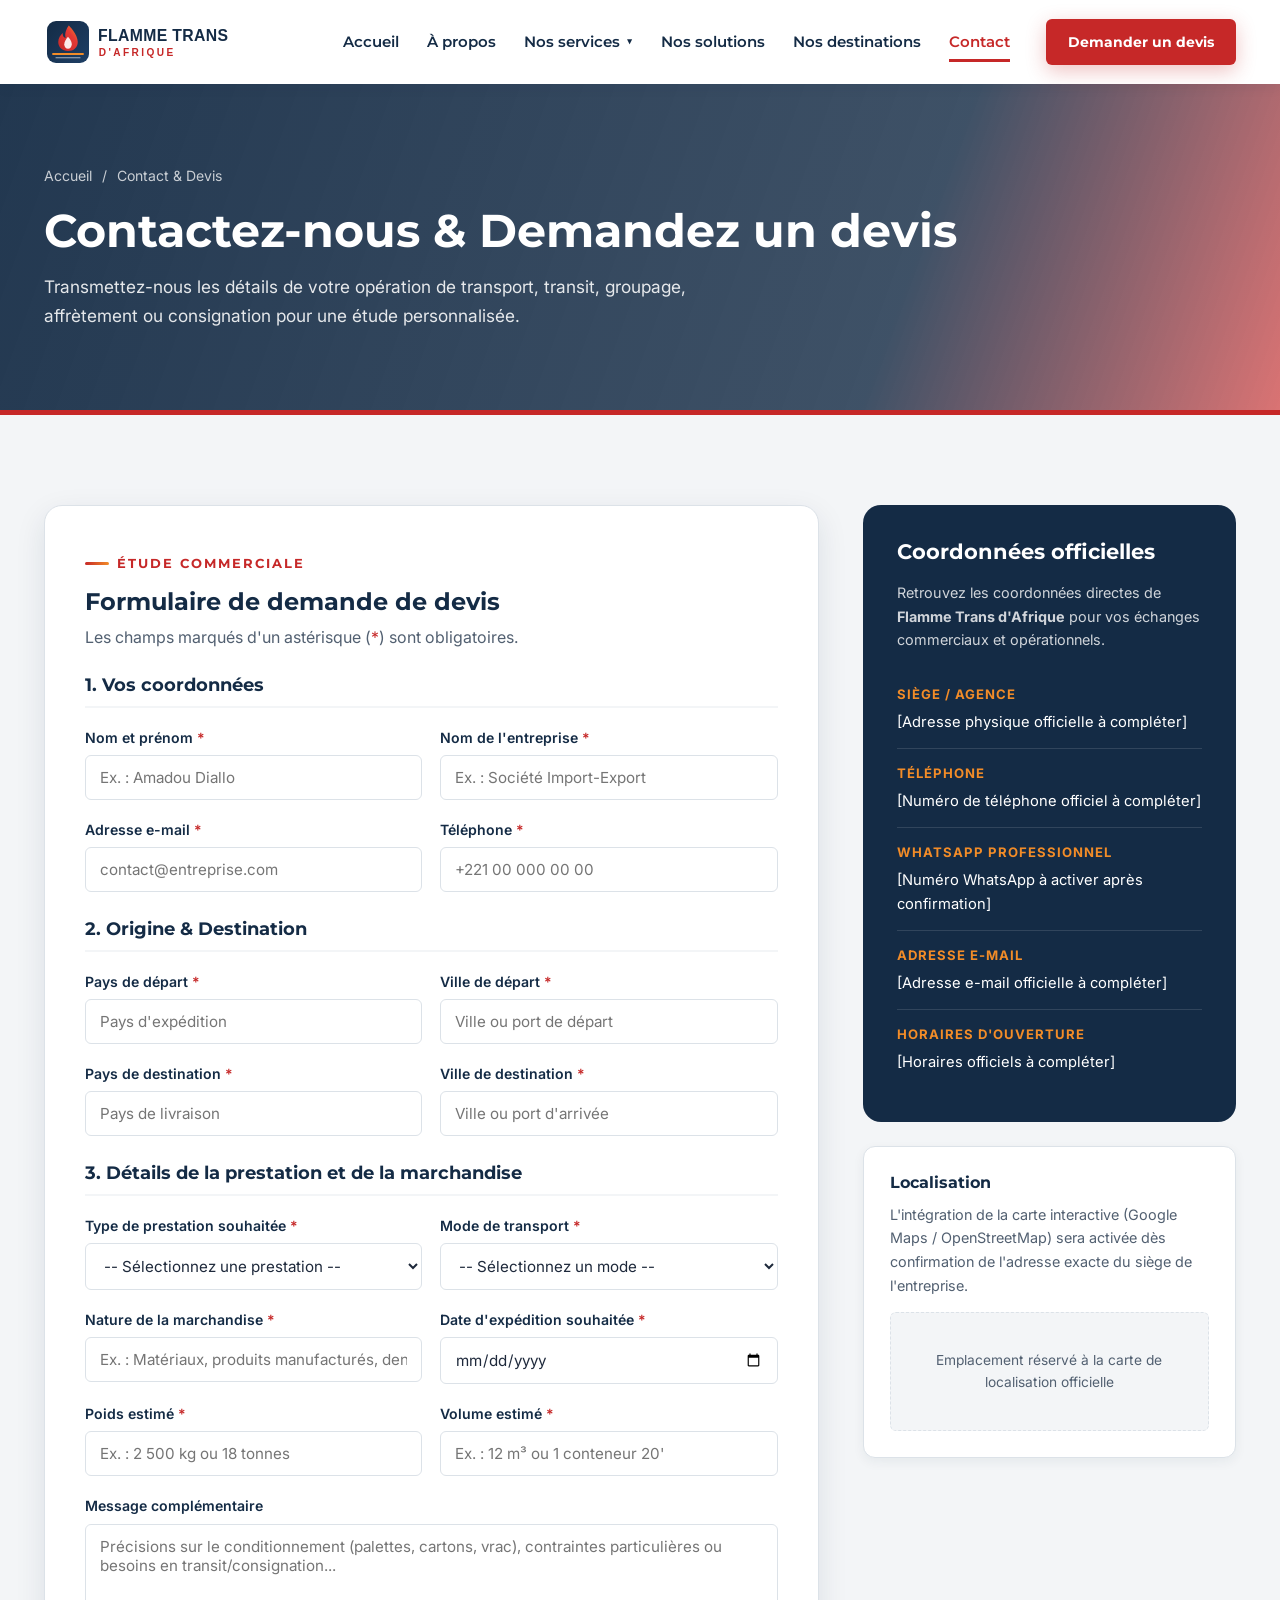
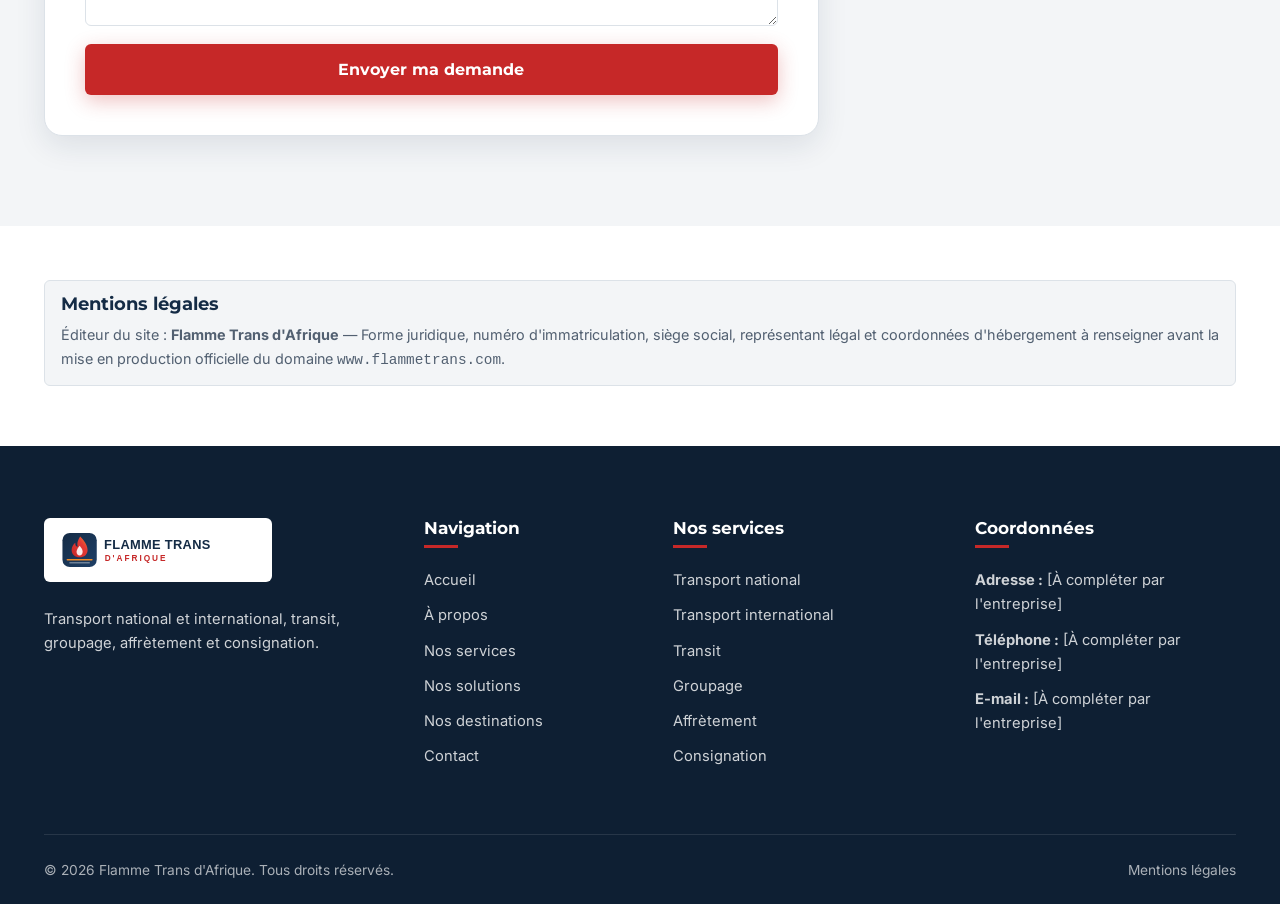
<file: contact.html>
<!DOCTYPE html>
<html lang="fr">
<head>
  <meta charset="UTF-8">
  <meta name="viewport" content="width=device-width, initial-scale=1.0">
  <title>Contact & Demande de devis | Flamme Trans d'Afrique</title>
  <meta name="description" content="Contactez Flamme Trans d'Afrique et envoyez votre demande de devis détaillée pour vos opérations de transport national, international, transit, groupage, affrètement ou consignation.">
  <link rel="preconnect" href="https://fonts.googleapis.com">
  <link rel="preconnect" href="https://fonts.gstatic.com" crossorigin>
  <link href="https://fonts.googleapis.com/css2?family=Inter:wght@400;500;600;700&family=Montserrat:wght@600;700;800&display=swap" rel="stylesheet">
  <link rel="stylesheet" href="style.css">
</head>
<body>

  <header class="site-header">
    <div class="container">
      <nav class="navbar" aria-label="Navigation principale">
        <a href="index.html" class="brand-logo"><img src="assets/logo/logo-flamme-trans.svg" alt="Flamme Trans d'Afrique"></a>
        <button class="mobile-toggle" id="mobileToggle" aria-label="Ouvrir le menu" aria-expanded="false">
          <svg width="28" height="28" viewBox="0 0 24 24" fill="none" stroke="currentColor" stroke-width="2.2">
            <line x1="3" y1="6" x2="21" y2="6"></line><line x1="3" y1="12" x2="21" y2="12"></line><line x1="3" y1="18" x2="21" y2="18"></line>
          </svg>
        </button>
        <ul class="nav-menu" id="navMenu">
          <li><a href="index.html" class="nav-link">Accueil</a></li>
          <li><a href="about.html" class="nav-link">À propos</a></li>
          <li class="nav-dropdown">
            <a href="services.html" class="nav-link">Nos services <span class="dropdown-caret">▼</span></a>
            <div class="dropdown-menu">
              <a href="services.html#transport-national">Transport national</a>
              <a href="services.html#transport-international">Transport international</a>
              <a href="services.html#transit">Transit</a>
              <a href="services.html#groupage">Groupage</a>
              <a href="services.html#affretement">Affrètement</a>
              <a href="services.html#consignation">Consignation</a>
            </div>
          </li>
          <li><a href="solutions.html" class="nav-link">Nos solutions</a></li>
          <li><a href="destinations.html" class="nav-link">Nos destinations</a></li>
          <li><a href="contact.html" class="nav-link active">Contact</a></li>
          <li class="nav-cta"><a href="#devis" class="btn btn-primary btn-sm">Demander un devis</a></li>
        </ul>
      </nav>
    </div>
  </header>

  <main>
    <section class="page-banner">
      <div class="container">
        <div class="breadcrumb"><a href="index.html">Accueil</a> / <span>Contact & Devis</span></div>
        <h1>Contactez-nous & Demandez un devis</h1>
        <p>Transmettez-nous les détails de votre opération de transport, transit, groupage, affrètement ou consignation pour une étude personnalisée.</p>
      </div>
    </section>

    <section id="devis" class="section section-light">
      <div class="container">
        <div class="contact-layout">

          <div class="quote-form-card reveal">
            <span class="eyebrow">Étude commerciale</span>
            <h2 style="margin-bottom: 8px;">Formulaire de demande de devis</h2>
            <p style="color: var(--color-text-muted); margin-bottom: 24px;">Les champs marqués d'un astérisque (<span class="required-star">*</span>) sont obligatoires.</p>

            <form id="quoteForm" novalidate>
              <h3 class="form-section-title">1. Vos coordonnées</h3>
              <div class="form-row">
                <div class="form-group">
                  <label for="fullName">Nom et prénom <span class="required-star">*</span></label>
                  <input type="text" id="fullName" name="fullName" class="form-control" placeholder="Ex. : Amadou Diallo" required>
                  <span class="error-msg">Veuillez indiquer votre nom et prénom.</span>
                </div>
                <div class="form-group">
                  <label for="companyName">Nom de l'entreprise <span class="required-star">*</span></label>
                  <input type="text" id="companyName" name="companyName" class="form-control" placeholder="Ex. : Société Import-Export" required>
                  <span class="error-msg">Veuillez indiquer le nom de votre entreprise.</span>
                </div>
              </div>

              <div class="form-row">
                <div class="form-group">
                  <label for="email">Adresse e-mail <span class="required-star">*</span></label>
                  <input type="email" id="email" name="email" class="form-control" placeholder="contact@entreprise.com" required>
                  <span class="error-msg">Veuillez saisir une adresse e-mail valide.</span>
                </div>
                <div class="form-group">
                  <label for="phone">Téléphone <span class="required-star">*</span></label>
                  <input type="tel" id="phone" name="phone" class="form-control" placeholder="+221 00 000 00 00" required>
                  <span class="error-msg">Veuillez saisir un numéro de téléphone valide.</span>
                </div>
              </div>

              <h3 class="form-section-title">2. Origine & Destination</h3>
              <div class="form-row">
                <div class="form-group">
                  <label for="departPays">Pays de départ <span class="required-star">*</span></label>
                  <input type="text" id="departPays" name="departPays" class="form-control" placeholder="Pays d'expédition" required>
                  <span class="error-msg">Veuillez indiquer le pays de départ.</span>
                </div>
                <div class="form-group">
                  <label for="departVille">Ville de départ <span class="required-star">*</span></label>
                  <input type="text" id="departVille" name="departVille" class="form-control" placeholder="Ville ou port de départ" required>
                  <span class="error-msg">Veuillez indiquer la ville de départ.</span>
                </div>
              </div>

              <div class="form-row">
                <div class="form-group">
                  <label for="destPays">Pays de destination <span class="required-star">*</span></label>
                  <input type="text" id="destPays" name="destPays" class="form-control" placeholder="Pays de livraison" required>
                  <span class="error-msg">Veuillez indiquer le pays de destination.</span>
                </div>
                <div class="form-group">
                  <label for="destVille">Ville de destination <span class="required-star">*</span></label>
                  <input type="text" id="destVille" name="destVille" class="form-control" placeholder="Ville ou port d'arrivée" required>
                  <span class="error-msg">Veuillez indiquer la ville de destination.</span>
                </div>
              </div>

              <h3 class="form-section-title">3. Détails de la prestation et de la marchandise</h3>
              <div class="form-row">
                <div class="form-group">
                  <label for="prestation">Type de prestation souhaitée <span class="required-star">*</span></label>
                  <select id="prestation" name="prestation" class="form-control" required>
                    <option value="">-- Sélectionnez une prestation --</option>
                    <option value="Transport national">Transport national</option>
                    <option value="Transport international">Transport international</option>
                    <option value="Transit">Transit</option>
                    <option value="Groupage">Groupage</option>
                    <option value="Affrètement">Affrètement</option>
                    <option value="Consignation">Consignation</option>
                  </select>
                  <span class="error-msg">Veuillez sélectionner le type de prestation.</span>
                </div>
                <div class="form-group">
                  <label for="transportMode">Mode de transport <span class="required-star">*</span></label>
                  <select id="transportMode" name="transportMode" class="form-control" required>
                    <option value="">-- Sélectionnez un mode --</option>
                    <option value="Transport routier">Transport routier</option>
                    <option value="Transport maritime">Transport maritime</option>
                    <option value="Transport aérien">Transport aérien</option>
                    <option value="Transport multimodal">Transport multimodal</option>
                    <option value="À définir avec Flamme Trans d'Afrique">À définir avec Flamme Trans d'Afrique</option>
                  </select>
                  <span class="error-msg">Veuillez sélectionner un mode de transport.</span>
                </div>
              </div>

              <div class="form-row">
                <div class="form-group">
                  <label for="cargoNature">Nature de la marchandise <span class="required-star">*</span></label>
                  <input type="text" id="cargoNature" name="cargoNature" class="form-control" placeholder="Ex. : Matériaux, produits manufacturés, denrées..." required>
                  <span class="error-msg">Veuillez préciser la nature de la marchandise.</span>
                </div>
                <div class="form-group">
                  <label for="shipDate">Date d'expédition souhaitée <span class="required-star">*</span></label>
                  <input type="date" id="shipDate" name="shipDate" class="form-control" required>
                  <span class="error-msg">Veuillez indiquer une date d'expédition souhaitée.</span>
                </div>
              </div>

              <div class="form-row">
                <div class="form-group">
                  <label for="estimatedWeight">Poids estimé <span class="required-star">*</span></label>
                  <input type="text" id="estimatedWeight" name="estimatedWeight" class="form-control" placeholder="Ex. : 2 500 kg ou 18 tonnes" required>
                  <span class="error-msg">Veuillez indiquer le poids estimé.</span>
                </div>
                <div class="form-group">
                  <label for="estimatedVolume">Volume estimé <span class="required-star">*</span></label>
                  <input type="text" id="estimatedVolume" name="estimatedVolume" class="form-control" placeholder="Ex. : 12 m³ ou 1 conteneur 20'" required>
                  <span class="error-msg">Veuillez indiquer le volume estimé.</span>
                </div>
              </div>

              <div class="form-group">
                <label for="message">Message complémentaire</label>
                <textarea id="message" name="message" rows="4" class="form-control" placeholder="Précisions sur le conditionnement (palettes, cartons, vrac), contraintes particulières ou besoins en transit/consignation..."></textarea>
              </div>

              <button type="submit" class="btn btn-primary" style="width: 100%; font-size: 1rem;">Envoyer ma demande</button>

              <div id="formFeedback" class="form-feedback" role="status" aria-live="polite"></div>
            </form>
          </div>

          <aside class="reveal">
            <div class="contact-sidebar-card">
              <h3>Coordonnées officielles</h3>
              <p style="font-size: 0.9rem; color: rgba(255,255,255,0.8); margin-bottom: 18px;">
                Retrouvez les coordonnées directes de <strong>Flamme Trans d'Afrique</strong> pour vos échanges commerciaux et opérationnels.
              </p>
              <ul class="contact-info-list">
                <li>
                  <strong>Siège / Agence</strong>
                  <span>[Adresse physique officielle à compléter]</span>
                </li>
                <li>
                  <strong>Téléphone</strong>
                  <span>[Numéro de téléphone officiel à compléter]</span>
                </li>
                <li>
                  <strong>WhatsApp Professionnel</strong>
                  <span>[Numéro WhatsApp à activer après confirmation]</span>
                </li>
                <li>
                  <strong>Adresse E-mail</strong>
                  <span>[Adresse e-mail officielle à compléter]</span>
                </li>
                <li>
                  <strong>Horaires d'ouverture</strong>
                  <span>[Horaires officiels à compléter]</span>
                </li>
              </ul>
            </div>

            <div class="service-card" style="padding: 26px;">
              <h4 style="margin-bottom: 10px;">Localisation</h4>
              <p style="font-size: 0.9rem; color: var(--color-text-muted); margin-bottom: 14px;">
                L'intégration de la carte interactive (Google Maps / OpenStreetMap) sera activée dès confirmation de l'adresse exacte du siège de l'entreprise.
              </p>
              <div style="background-color: var(--color-bg-light); border: 1px dashed var(--color-border); border-radius: var(--radius-sm); padding: 36px 20px; text-align: center; color: var(--color-text-muted); font-size: 0.86rem;">
                Emplacement réservé à la carte de localisation officielle
              </div>
            </div>
          </aside>

        </div>
      </div>
    </section>

    <section id="mentions-legales" class="section" style="padding-top: 40px; padding-bottom: 60px;">
      <div class="container">
        <div class="notice-box" style="background-color: var(--color-bg-light); border-color: var(--color-border); color: var(--color-text);">
          <h3 style="font-size: 1.15rem; margin-bottom: 8px;">Mentions légales</h3>
          <p style="font-size: 0.9rem; color: var(--color-text-muted);">
            Éditeur du site : <strong>Flamme Trans d'Afrique</strong> — Forme juridique, numéro d'immatriculation, siège social, représentant légal et coordonnées d'hébergement à renseigner avant la mise en production officielle du domaine <code>www.flammetrans.com</code>.
          </p>
        </div>
      </div>
    </section>
  </main>

  <footer class="site-footer">
    <div class="container">
      <div class="footer-grid">
        <div class="footer-col">
          <div class="footer-logo-wrap"><img src="assets/logo/logo-flamme-trans.svg" alt="Flamme Trans d'Afrique"></div>
          <p style="font-size: 0.92rem;">Transport national et international, transit, groupage, affrètement et consignation.</p>
        </div>
        <div class="footer-col">
          <h4>Navigation</h4>
          <ul class="footer-links">
            <li><a href="index.html">Accueil</a></li>
            <li><a href="about.html">À propos</a></li>
            <li><a href="services.html">Nos services</a></li>
            <li><a href="solutions.html">Nos solutions</a></li>
            <li><a href="destinations.html">Nos destinations</a></li>
            <li><a href="contact.html">Contact</a></li>
          </ul>
        </div>
        <div class="footer-col">
          <h4>Nos services</h4>
          <ul class="footer-links">
            <li><a href="services.html#transport-national">Transport national</a></li>
            <li><a href="services.html#transport-international">Transport international</a></li>
            <li><a href="services.html#transit">Transit</a></li>
            <li><a href="services.html#groupage">Groupage</a></li>
            <li><a href="services.html#affretement">Affrètement</a></li>
            <li><a href="services.html#consignation">Consignation</a></li>
          </ul>
        </div>
        <div class="footer-col">
          <h4>Coordonnées</h4>
          <ul class="footer-links">
            <li><strong>Adresse :</strong> [À compléter par l'entreprise]</li>
            <li><strong>Téléphone :</strong> [À compléter par l'entreprise]</li>
            <li><strong>E-mail :</strong> [À compléter par l'entreprise]</li>
          </ul>
        </div>
      </div>
      <div class="footer-bottom">
        <div>&copy; 2026 Flamme Trans d'Afrique. Tous droits réservés.</div>
        <div class="footer-legal-links"><a href="#mentions-legales">Mentions légales</a></div>
      </div>
    </div>
  </footer>
  <script src="script.js"></script>
</body>
</html>
</file>
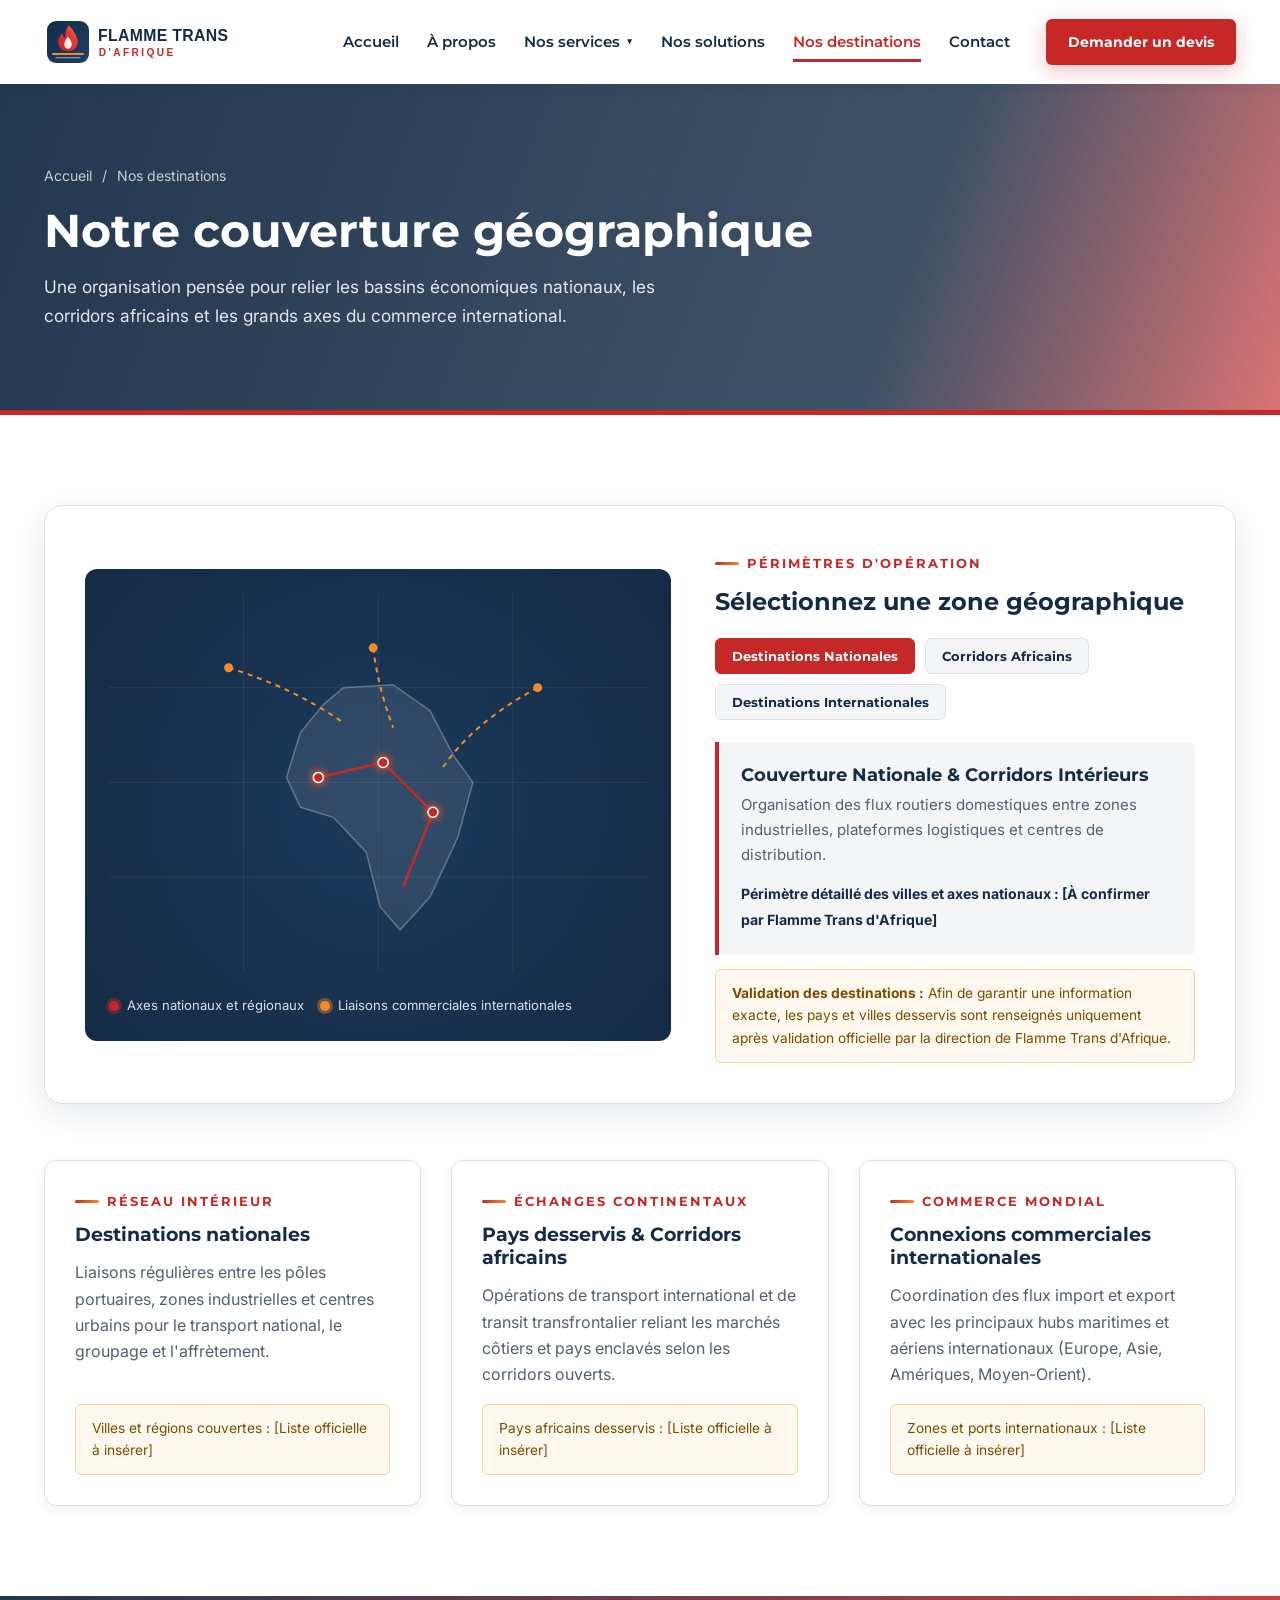
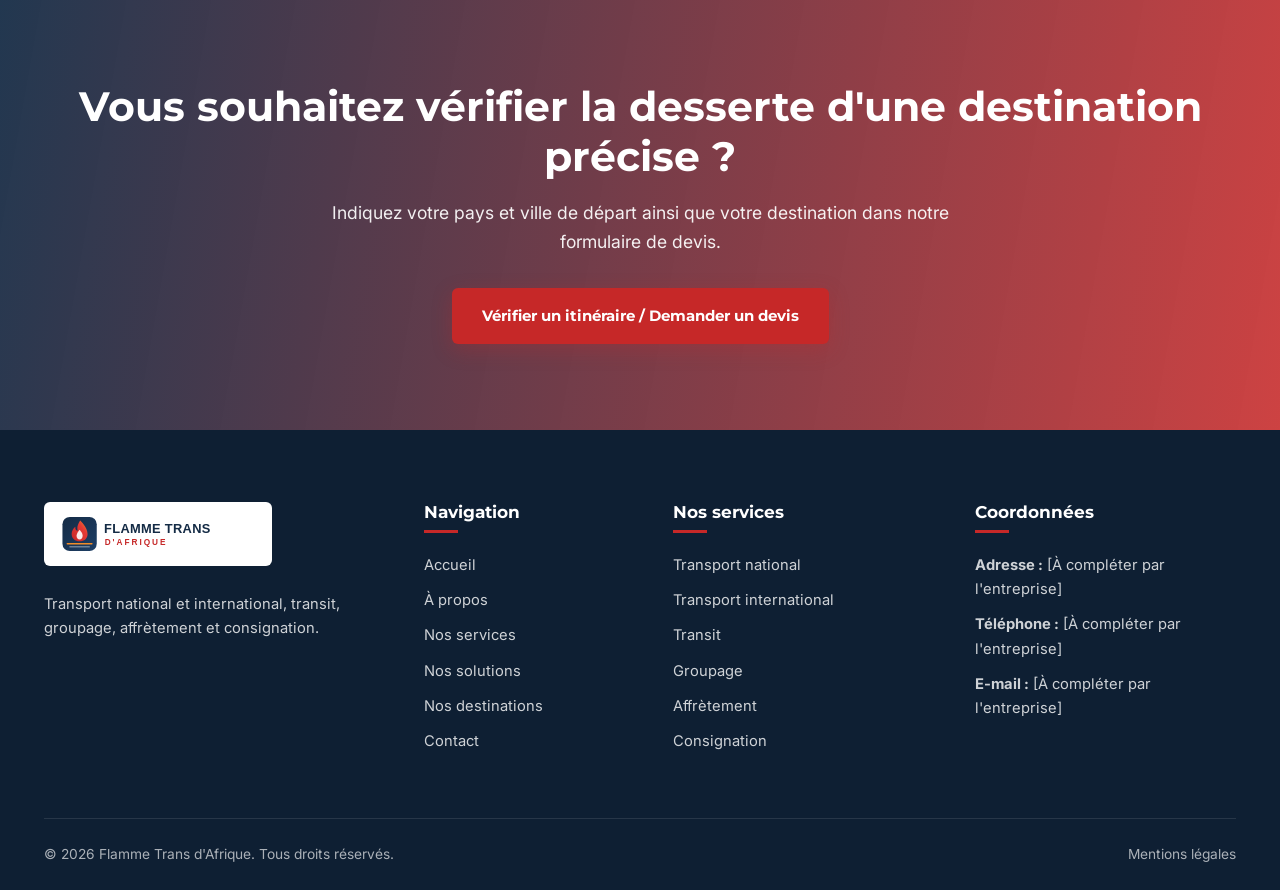
<file: destinations.html>
<!DOCTYPE html>
<html lang="fr">
<head>
  <meta charset="UTF-8">
  <meta name="viewport" content="width=device-width, initial-scale=1.0">
  <title>Nos destinations & Couverture géographique | Flamme Trans d'Afrique</title>
  <meta name="description" content="Découvrez la couverture géographique nationale et internationale de Flamme Trans d'Afrique : corridors africains et liaisons commerciales.">
  <link rel="preconnect" href="https://fonts.googleapis.com">
  <link rel="preconnect" href="https://fonts.gstatic.com" crossorigin>
  <link href="https://fonts.googleapis.com/css2?family=Inter:wght@400;500;600;700&family=Montserrat:wght@600;700;800&display=swap" rel="stylesheet">
  <link rel="stylesheet" href="style.css">
</head>
<body>

  <header class="site-header">
    <div class="container">
      <nav class="navbar" aria-label="Navigation principale">
        <a href="index.html" class="brand-logo"><img src="assets/logo/logo-flamme-trans.svg" alt="Flamme Trans d'Afrique"></a>
        <button class="mobile-toggle" id="mobileToggle" aria-label="Ouvrir le menu" aria-expanded="false">
          <svg width="28" height="28" viewBox="0 0 24 24" fill="none" stroke="currentColor" stroke-width="2.2">
            <line x1="3" y1="6" x2="21" y2="6"></line><line x1="3" y1="12" x2="21" y2="12"></line><line x1="3" y1="18" x2="21" y2="18"></line>
          </svg>
        </button>
        <ul class="nav-menu" id="navMenu">
          <li><a href="index.html" class="nav-link">Accueil</a></li>
          <li><a href="about.html" class="nav-link">À propos</a></li>
          <li class="nav-dropdown">
            <a href="services.html" class="nav-link">Nos services <span class="dropdown-caret">▼</span></a>
            <div class="dropdown-menu">
              <a href="services.html#transport-national">Transport national</a>
              <a href="services.html#transport-international">Transport international</a>
              <a href="services.html#transit">Transit</a>
              <a href="services.html#groupage">Groupage</a>
              <a href="services.html#affretement">Affrètement</a>
              <a href="services.html#consignation">Consignation</a>
            </div>
          </li>
          <li><a href="solutions.html" class="nav-link">Nos solutions</a></li>
          <li><a href="destinations.html" class="nav-link active">Nos destinations</a></li>
          <li><a href="contact.html" class="nav-link">Contact</a></li>
          <li class="nav-cta"><a href="contact.html#devis" class="btn btn-primary btn-sm">Demander un devis</a></li>
        </ul>
      </nav>
    </div>
  </header>

  <main>
    <section class="page-banner">
      <div class="container">
        <div class="breadcrumb"><a href="index.html">Accueil</a> / <span>Nos destinations</span></div>
        <h1>Notre couverture géographique</h1>
        <p>Une organisation pensée pour relier les bassins économiques nationaux, les corridors africains et les grands axes du commerce international.</p>
      </div>
    </section>

    <section class="section">
      <div class="container">
        <div class="map-wrapper reveal">
          <div class="interactive-map-box">
            <svg viewBox="0 0 540 380" width="100%" height="auto" role="img" aria-label="Carte du réseau Flamme Trans d'Afrique">
              <defs>
                <radialGradient id="glowRedDest" cx="50%" cy="50%" r="50%">
                  <stop offset="0%" stop-color="#F28C28" stop-opacity="0.8"/>
                  <stop offset="100%" stop-color="#C62828" stop-opacity="0"/>
                </radialGradient>
              </defs>
              <g stroke="rgba(255,255,255,0.07)" stroke-width="1">
                <line x1="0" y1="95" x2="540" y2="95"/>
                <line x1="0" y1="190" x2="540" y2="190"/>
                <line x1="0" y1="285" x2="540" y2="285"/>
                <line x1="135" y1="0" x2="135" y2="380"/>
                <line x1="270" y1="0" x2="270" y2="380"/>
                <line x1="405" y1="0" x2="405" y2="380"/>
              </g>
              <path d="M235 95 L285 92 L322 118 L345 162 L365 190 L350 245 L322 305 L292 338 L272 315 L258 260 L225 225 L192 215 L178 185 L192 140 L215 112 Z" fill="rgba(255,255,255,0.09)" stroke="rgba(255,255,255,0.28)" stroke-width="1.5"/>
              <path d="M120 75 Q185 95 235 130" fill="none" stroke="#F28C28" stroke-width="2" stroke-dasharray="5,5"/>
              <path d="M265 55 Q270 95 285 135" fill="none" stroke="#F28C28" stroke-width="2" stroke-dasharray="5,5"/>
              <path d="M430 95 Q365 130 335 175" fill="none" stroke="#F28C28" stroke-width="2" stroke-dasharray="5,5"/>
              <path d="M210 185 L275 170 L325 220 L295 295" fill="none" stroke="#C62828" stroke-width="2.5"/>
              <circle cx="210" cy="185" r="14" fill="url(#glowRedDest)"/>
              <circle cx="210" cy="185" r="5" fill="#C62828" stroke="#FFFFFF" stroke-width="1.5"/>
              <circle cx="275" cy="170" r="14" fill="url(#glowRedDest)"/>
              <circle cx="275" cy="170" r="5" fill="#C62828" stroke="#FFFFFF" stroke-width="1.5"/>
              <circle cx="325" cy="220" r="14" fill="url(#glowRedDest)"/>
              <circle cx="325" cy="220" r="5" fill="#C62828" stroke="#FFFFFF" stroke-width="1.5"/>
              <circle cx="120" cy="75" r="4.5" fill="#F28C28"/>
              <circle cx="265" cy="55" r="4.5" fill="#F28C28"/>
              <circle cx="430" cy="95" r="4.5" fill="#F28C28"/>
            </svg>
            <div class="map-legend">
              <span class="legend-item"><span class="dot-red"></span> Axes nationaux et régionaux</span>
              <span class="legend-item"><span class="dot-orange"></span> Liaisons commerciales internationales</span>
            </div>
          </div>

          <div>
            <span class="eyebrow">Périmètres d'opération</span>
            <h2>Sélectionnez une zone géographique</h2>
            <div class="zone-tabs">
              <button type="button" class="zone-btn active" data-zone="national">Destinations Nationales</button>
              <button type="button" class="zone-btn" data-zone="regional">Corridors Africains</button>
              <button type="button" class="zone-btn" data-zone="international">Destinations Internationales</button>
            </div>
            <div class="zone-panel">
              <h4 id="zoneTitle">Couverture Nationale & Corridors Intérieurs</h4>
              <p id="zoneDesc">Organisation des flux routiers domestiques entre zones industrielles, plateformes logistiques et centres de distribution.</p>
              <strong id="zoneScope" style="font-size: 0.88rem; color: var(--color-navy);">Périmètre détaillé des villes et axes nationaux : [À confirmer par Flamme Trans d'Afrique]</strong>
            </div>
            <div class="notice-box">
              <strong>Validation des destinations :</strong> Afin de garantir une information exacte, les pays et villes desservis sont renseignés uniquement après validation officielle par la direction de Flamme Trans d'Afrique.
            </div>
          </div>
        </div>

        <div class="cards-grid-3" style="margin-top: 56px;">
          <div class="service-card reveal" style="padding: 30px;">
            <span class="eyebrow">Réseau Intérieur</span>
            <h3 style="margin-bottom: 12px;">Destinations nationales</h3>
            <p style="color: var(--color-text-muted); margin-bottom: 16px;">
              Liaisons régulières entre les pôles portuaires, zones industrielles et centres urbains pour le transport national, le groupage et l'affrètement.
            </p>
            <div class="notice-box" style="margin-top: auto;">
              Villes et régions couvertes : [Liste officielle à insérer]
            </div>
          </div>

          <div class="service-card reveal" style="padding: 30px;">
            <span class="eyebrow">Échanges Continentaux</span>
            <h3 style="margin-bottom: 12px;">Pays desservis & Corridors africains</h3>
            <p style="color: var(--color-text-muted); margin-bottom: 16px;">
              Opérations de transport international et de transit transfrontalier reliant les marchés côtiers et pays enclavés selon les corridors ouverts.
            </p>
            <div class="notice-box" style="margin-top: auto;">
              Pays africains desservis : [Liste officielle à insérer]
            </div>
          </div>

          <div class="service-card reveal" style="padding: 30px;">
            <span class="eyebrow">Commerce Mondial</span>
            <h3 style="margin-bottom: 12px;">Connexions commerciales internationales</h3>
            <p style="color: var(--color-text-muted); margin-bottom: 16px;">
              Coordination des flux import et export avec les principaux hubs maritimes et aériens internationaux (Europe, Asie, Amériques, Moyen-Orient).
            </p>
            <div class="notice-box" style="margin-top: auto;">
              Zones et ports internationaux : [Liste officielle à insérer]
            </div>
          </div>
        </div>
      </div>
    </section>

    <section class="cta-section">
      <div class="container reveal">
        <h2>Vous souhaitez vérifier la desserte d'une destination précise ?</h2>
        <p>Indiquez votre pays et ville de départ ainsi que votre destination dans notre formulaire de devis.</p>
        <a href="contact.html#devis" class="btn btn-primary">Vérifier un itinéraire / Demander un devis</a>
      </div>
    </section>
  </main>

  <footer class="site-footer">
    <div class="container">
      <div class="footer-grid">
        <div class="footer-col">
          <div class="footer-logo-wrap"><img src="assets/logo/logo-flamme-trans.svg" alt="Flamme Trans d'Afrique"></div>
          <p style="font-size: 0.92rem;">Transport national et international, transit, groupage, affrètement et consignation.</p>
        </div>
        <div class="footer-col">
          <h4>Navigation</h4>
          <ul class="footer-links">
            <li><a href="index.html">Accueil</a></li>
            <li><a href="about.html">À propos</a></li>
            <li><a href="services.html">Nos services</a></li>
            <li><a href="solutions.html">Nos solutions</a></li>
            <li><a href="destinations.html">Nos destinations</a></li>
            <li><a href="contact.html">Contact</a></li>
          </ul>
        </div>
        <div class="footer-col">
          <h4>Nos services</h4>
          <ul class="footer-links">
            <li><a href="services.html#transport-national">Transport national</a></li>
            <li><a href="services.html#transport-international">Transport international</a></li>
            <li><a href="services.html#transit">Transit</a></li>
            <li><a href="services.html#groupage">Groupage</a></li>
            <li><a href="services.html#affretement">Affrètement</a></li>
            <li><a href="services.html#consignation">Consignation</a></li>
          </ul>
        </div>
        <div class="footer-col">
          <h4>Coordonnées</h4>
          <ul class="footer-links">
            <li><strong>Adresse :</strong> [À compléter par l'entreprise]</li>
            <li><strong>Téléphone :</strong> [À compléter par l'entreprise]</li>
            <li><strong>E-mail :</strong> [À compléter par l'entreprise]</li>
          </ul>
        </div>
      </div>
      <div class="footer-bottom">
        <div>&copy; 2026 Flamme Trans d'Afrique. Tous droits réservés.</div>
        <div class="footer-legal-links"><a href="contact.html#mentions-legales">Mentions légales</a></div>
      </div>
    </div>
  </footer>
  <script src="script.js"></script>
</body>
</html>
</file>
<file: style.css>
/* ==========================================================================
   FLAMME TRANS D'AFRIQUE - FEUILLE DE STYLE PRINCIPALE
   Concept : African Global Logistics
   ========================================================================== */

:root {
  --color-primary: #C62828;
  --color-primary-dark: #9E1C1C;
  --color-navy: #142B45;
  --color-navy-light: #1F4068;
  --color-accent: #F28C28;
  --color-bg-light: #F3F5F7;
  --color-white: #FFFFFF;
  --color-text: #1E293B;
  --color-text-muted: #526071;
  --color-border: #DCE2E8;
  --shadow-sm: 0 4px 12px rgba(20, 43, 69, 0.06);
  --shadow-md: 0 10px 30px rgba(20, 43, 69, 0.10);
  --shadow-lg: 0 20px 45px rgba(20, 43, 69, 0.16);
  --radius-sm: 6px;
  --radius-md: 12px;
  --radius-lg: 18px;
  --transition: all 0.3s cubic-bezier(0.25, 0.8, 0.25, 1);
  --container-width: 1240px;
}

*, *::before, *::after {
  box-sizing: border-box;
  margin: 0;
  padding: 0;
}

html {
  scroll-behavior: smooth;
  font-size: 16px;
}

body {
  font-family: 'Inter', -apple-system, BlinkMacSystemFont, 'Segoe UI', Roboto, sans-serif;
  color: var(--color-text);
  background-color: var(--color-white);
  line-height: 1.65;
  overflow-x: hidden;
}

h1, h2, h3, h4, h5, h6 {
  font-family: 'Montserrat', 'Segoe UI', sans-serif;
  color: var(--color-navy);
  line-height: 1.22;
  font-weight: 700;
}

a {
  text-decoration: none;
  color: inherit;
  transition: var(--transition);
}

ul {
  list-style: none;
}

img {
  max-width: 100%;
  display: block;
}

.container {
  width: 100%;
  max-width: var(--container-width);
  margin: 0 auto;
  padding: 0 24px;
}

.section {
  padding: 90px 0;
}

.section-light {
  background-color: var(--color-bg-light);
}

.section-navy {
  background-color: var(--color-navy);
  color: var(--color-white);
}

.section-navy h2,
.section-navy h3 {
  color: var(--color-white);
}

.section-header {
  max-width: 760px;
  margin: 0 auto 56px;
  text-align: center;
}

.section-header.text-left {
  margin-left: 0;
  text-align: left;
}

.eyebrow {
  display: inline-flex;
  align-items: center;
  gap: 8px;
  font-family: 'Montserrat', sans-serif;
  font-size: 0.82rem;
  font-weight: 700;
  text-transform: uppercase;
  letter-spacing: 2px;
  color: var(--color-primary);
  margin-bottom: 12px;
}

.eyebrow::before {
  content: "";
  display: inline-block;
  width: 24px;
  height: 3px;
  background: linear-gradient(90deg, var(--color-primary), var(--color-accent));
  border-radius: 2px;
}

.section-navy .eyebrow {
  color: var(--color-accent);
}

.section-header h2 {
  font-size: clamp(1.85rem, 3vw, 2.5rem);
  margin-bottom: 16px;
}

.section-header p {
  color: var(--color-text-muted);
  font-size: 1.05rem;
}

.section-navy .section-header p {
  color: rgba(255, 255, 255, 0.8);
}

.btn {
  display: inline-flex;
  align-items: center;
  justify-content: center;
  gap: 10px;
  padding: 14px 28px;
  font-family: 'Montserrat', sans-serif;
  font-size: 0.92rem;
  font-weight: 700;
  border-radius: var(--radius-sm);
  border: 2px solid transparent;
  cursor: pointer;
  transition: var(--transition);
  text-align: center;
}

.btn-primary {
  background-color: var(--color-primary);
  color: var(--color-white);
  box-shadow: 0 6px 20px rgba(198, 40, 40, 0.28);
}

.btn-primary:hover {
  background-color: var(--color-primary-dark);
  transform: translateY(-2px);
  box-shadow: 0 10px 25px rgba(198, 40, 40, 0.36);
}

.btn-navy {
  background-color: var(--color-navy);
  color: var(--color-white);
}

.btn-navy:hover {
  background-color: var(--color-navy-light);
  transform: translateY(-2px);
}

.btn-outline-white {
  background-color: rgba(255, 255, 255, 0.08);
  border-color: var(--color-white);
  color: var(--color-white);
  backdrop-filter: blur(4px);
}

.btn-outline-white:hover {
  background-color: var(--color-white);
  color: var(--color-navy);
  transform: translateY(-2px);
}

.btn-outline-navy {
  background-color: transparent;
  border-color: var(--color-navy);
  color: var(--color-navy);
}

.btn-outline-navy:hover {
  background-color: var(--color-navy);
  color: var(--color-white);
}

.btn-sm {
  padding: 10px 20px;
  font-size: 0.85rem;
}

.top-bar {
  background-color: var(--color-navy);
  color: rgba(255, 255, 255, 0.88);
  font-size: 0.84rem;
  padding: 8px 0;
  border-bottom: 1px solid rgba(255, 255, 255, 0.1);
}

.top-bar .container {
  display: flex;
  justify-content: space-between;
  align-items: center;
  flex-wrap: wrap;
  gap: 10px;
}

.top-bar-info {
  display: flex;
  align-items: center;
  gap: 20px;
  flex-wrap: wrap;
}

.top-bar-info span {
  display: inline-flex;
  align-items: center;
  gap: 6px;
}

.top-bar-badge {
  color: var(--color-accent);
  font-weight: 600;
}

.site-header {
  position: sticky;
  top: 0;
  z-index: 1000;
  background-color: var(--color-white);
  box-shadow: var(--shadow-sm);
  transition: var(--transition);
}

.navbar {
  display: flex;
  align-items: center;
  justify-content: space-between;
  height: 84px;
}

.brand-logo img {
  height: 54px;
  width: auto;
}

.nav-menu {
  display: flex;
  align-items: center;
  gap: 28px;
}

.nav-link {
  font-family: 'Montserrat', sans-serif;
  font-size: 0.92rem;
  font-weight: 600;
  color: var(--color-navy);
  padding: 10px 0;
  position: relative;
  display: inline-flex;
  align-items: center;
  gap: 6px;
}

.nav-link::after {
  content: "";
  position: absolute;
  bottom: 2px;
  left: 0;
  width: 0;
  height: 3px;
  background-color: var(--color-primary);
  transition: var(--transition);
}

.nav-link:hover::after,
.nav-link.active::after {
  width: 100%;
}

.nav-link.active,
.nav-link:hover {
  color: var(--color-primary);
}

.nav-dropdown {
  position: relative;
}

.dropdown-caret {
  font-size: 0.72rem;
  transition: transform 0.25s ease;
}

.nav-dropdown:hover .dropdown-caret {
  transform: rotate(180deg);
}

.dropdown-menu {
  position: absolute;
  top: 100%;
  left: -16px;
  min-width: 260px;
  background-color: var(--color-white);
  border-radius: var(--radius-md);
  box-shadow: var(--shadow-lg);
  border-top: 3px solid var(--color-primary);
  padding: 12px 0;
  opacity: 0;
  visibility: hidden;
  transform: translateY(10px);
  transition: var(--transition);
  z-index: 1100;
}

.nav-dropdown:hover .dropdown-menu,
.nav-dropdown.open .dropdown-menu {
  opacity: 1;
  visibility: visible;
  transform: translateY(0);
}

.dropdown-menu a {
  display: flex;
  align-items: center;
  justify-content: space-between;
  padding: 11px 22px;
  font-size: 0.9rem;
  font-weight: 600;
  color: var(--color-navy);
}

.dropdown-menu a:hover {
  background-color: var(--color-bg-light);
  color: var(--color-primary);
  padding-left: 26px;
}

.nav-cta {
  margin-left: 8px;
}

.mobile-toggle {
  display: none;
  background: none;
  border: none;
  cursor: pointer;
  padding: 8px;
  color: var(--color-navy);
}

.hero {
  position: relative;
  min-height: 84vh;
  display: flex;
  align-items: center;
  background: linear-gradient(105deg, rgba(20, 43, 69, 0.92) 0%, rgba(20, 43, 69, 0.76) 55%, rgba(198, 40, 40, 0.45) 100%),
              url('https://images.unsplash.com/photo-1601584115197-04ecc0da31d7?auto=format&fit=crop&w=1920&q=80') center/cover no-repeat;
  color: var(--color-white);
  padding: 100px 0;
}

.hero::after {
  content: "";
  position: absolute;
  bottom: 0;
  left: 0;
  right: 0;
  height: 6px;
  background: linear-gradient(90deg, var(--color-primary) 0%, var(--color-accent) 50%, var(--color-navy) 100%);
}

.hero-content {
  max-width: 820px;
  position: relative;
  z-index: 2;
}

.hero-tag {
  display: inline-flex;
  align-items: center;
  gap: 10px;
  background-color: rgba(255, 255, 255, 0.12);
  border-left: 4px solid var(--color-accent);
  padding: 8px 16px;
  border-radius: 0 var(--radius-sm) var(--radius-sm) 0;
  font-family: 'Montserrat', sans-serif;
  font-size: 0.84rem;
  font-weight: 700;
  letter-spacing: 1.5px;
  text-transform: uppercase;
  margin-bottom: 24px;
}

.hero h1 {
  color: var(--color-white);
  font-size: clamp(2.1rem, 4.4vw, 3.4rem);
  font-weight: 800;
  margin-bottom: 22px;
  line-height: 1.15;
}

.hero p {
  font-size: clamp(1.05rem, 1.5vw, 1.25rem);
  color: rgba(255, 255, 255, 0.9);
  margin-bottom: 36px;
  max-width: 680px;
}

.hero-actions {
  display: flex;
  flex-wrap: wrap;
  gap: 16px;
}

.hero-pillars {
  display: grid;
  grid-template-columns: repeat(3, 1fr);
  gap: 20px;
  margin-top: 56px;
  padding-top: 32px;
  border-top: 1px solid rgba(255, 255, 255, 0.18);
}

.hero-pillar {
  display: flex;
  align-items: flex-start;
  gap: 14px;
}

.hero-pillar-icon {
  width: 42px;
  height: 42px;
  border-radius: var(--radius-sm);
  background-color: rgba(242, 140, 40, 0.2);
  color: var(--color-accent);
  display: flex;
  align-items: center;
  justify-content: center;
  flex-shrink: 0;
}

.hero-pillar h4 {
  color: var(--color-white);
  font-size: 0.98rem;
  margin-bottom: 4px;
}

.hero-pillar p {
  font-size: 0.86rem;
  margin-bottom: 0;
  color: rgba(255, 255, 255, 0.78);
}

.page-banner {
  background: linear-gradient(110deg, rgba(20, 43, 69, 0.94) 0%, rgba(20, 43, 69, 0.82) 70%, rgba(198, 40, 40, 0.65) 100%),
              url('https://images.unsplash.com/photo-1586528116311-ad8dd3c8310d?auto=format&fit=crop&w=1920&q=80') center/cover no-repeat;
  color: var(--color-white);
  padding: 80px 0;
  border-bottom: 5px solid var(--color-primary);
}

.breadcrumb {
  display: flex;
  align-items: center;
  gap: 10px;
  font-size: 0.88rem;
  color: rgba(255, 255, 255, 0.75);
  margin-bottom: 16px;
}

.breadcrumb a:hover {
  color: var(--color-accent);
}

.page-banner h1 {
  color: var(--color-white);
  font-size: clamp(2rem, 3.6vw, 2.9rem);
  margin-bottom: 14px;
}

.page-banner p {
  max-width: 680px;
  font-size: 1.08rem;
  color: rgba(255, 255, 255, 0.88);
}

.split-grid {
  display: grid;
  grid-template-columns: 1.05fr 0.95fr;
  gap: 56px;
  align-items: center;
}

.split-media {
  position: relative;
}

.split-media img {
  border-radius: var(--radius-lg);
  box-shadow: var(--shadow-lg);
  width: 100%;
  height: 460px;
  object-fit: cover;
}

.split-media-accent {
  position: absolute;
  bottom: -20px;
  left: -20px;
  background-color: var(--color-navy);
  color: var(--color-white);
  padding: 20px 26px;
  border-radius: var(--radius-md);
  border-left: 5px solid var(--color-primary);
  box-shadow: var(--shadow-md);
  max-width: 280px;
}

.split-media-accent strong {
  display: block;
  font-family: 'Montserrat', sans-serif;
  font-size: 1.05rem;
  color: var(--color-accent);
  margin-bottom: 4px;
}

.split-media-accent span {
  font-size: 0.88rem;
  color: rgba(255, 255, 255, 0.9);
}

.activity-checklist {
  display: grid;
  grid-template-columns: repeat(2, 1fr);
  gap: 14px;
  margin: 28px 0 34px;
}

.activity-checklist li {
  display: flex;
  align-items: center;
  gap: 10px;
  font-weight: 600;
  color: var(--color-navy);
  font-size: 0.95rem;
}

.check-dot {
  width: 22px;
  height: 22px;
  border-radius: 50%;
  background-color: rgba(198, 40, 40, 0.12);
  color: var(--color-primary);
  display: inline-flex;
  align-items: center;
  justify-content: center;
  font-size: 0.78rem;
  flex-shrink: 0;
}

.cards-grid-3 {
  display: grid;
  grid-template-columns: repeat(3, 1fr);
  gap: 30px;
}

.service-card {
  background-color: var(--color-white);
  border-radius: var(--radius-md);
  overflow: hidden;
  box-shadow: var(--shadow-sm);
  border: 1px solid var(--color-border);
  display: flex;
  flex-direction: column;
  transition: var(--transition);
}

.service-card:hover {
  transform: translateY(-8px);
  box-shadow: var(--shadow-lg);
  border-color: rgba(198, 40, 40, 0.35);
}

.service-card-img {
  position: relative;
  height: 210px;
  overflow: hidden;
}

.service-card-img img {
  width: 100%;
  height: 100%;
  object-fit: cover;
  transition: transform 0.5s ease;
}

.service-card:hover .service-card-img img {
  transform: scale(1.06);
}

.service-card-icon {
  position: absolute;
  bottom: 14px;
  right: 16px;
  width: 48px;
  height: 48px;
  border-radius: var(--radius-sm);
  background-color: var(--color-primary);
  color: var(--color-white);
  display: flex;
  align-items: center;
  justify-content: center;
  box-shadow: var(--shadow-md);
}

.service-card-body {
  padding: 28px;
  display: flex;
  flex-direction: column;
  flex-grow: 1;
}

.service-card-body h3 {
  font-size: 1.25rem;
  margin-bottom: 12px;
}

.service-card-body p {
  color: var(--color-text-muted);
  font-size: 0.95rem;
  margin-bottom: 22px;
  flex-grow: 1;
}

.card-link {
  display: inline-flex;
  align-items: center;
  gap: 8px;
  font-family: 'Montserrat', sans-serif;
  font-weight: 700;
  font-size: 0.88rem;
  color: var(--color-primary);
}

.card-link:hover {
  color: var(--color-navy);
  gap: 12px;
}

.solutions-grid {
  display: grid;
  grid-template-columns: repeat(2, 1fr);
  gap: 32px;
}

.solution-box {
  background-color: var(--color-white);
  border-radius: var(--radius-md);
  border: 1px solid var(--color-border);
  overflow: hidden;
  display: grid;
  grid-template-columns: 0.42fr 0.58fr;
  box-shadow: var(--shadow-sm);
  transition: var(--transition);
}

.solution-box:hover {
  box-shadow: var(--shadow-md);
  transform: translateY(-4px);
}

.solution-box-img img {
  width: 100%;
  height: 100%;
  min-height: 260px;
  object-fit: cover;
}

.solution-box-content {
  padding: 26px;
  display: flex;
  flex-direction: column;
  justify-content: space-between;
}

.solution-box-content h3 {
  font-size: 1.22rem;
  margin-bottom: 10px;
}

.solution-box-content p {
  font-size: 0.92rem;
  color: var(--color-text-muted);
  margin-bottom: 14px;
}

.solution-meta {
  font-size: 0.85rem;
  margin-bottom: 18px;
  padding-top: 12px;
  border-top: 1px solid var(--color-border);
}

.solution-meta div {
  margin-bottom: 6px;
}

.solution-meta strong {
  color: var(--color-navy);
}

.pillars-grid {
  display: grid;
  grid-template-columns: repeat(3, 1fr);
  gap: 26px;
}

.pillar-card {
  background-color: rgba(255, 255, 255, 0.05);
  border: 1px solid rgba(255, 255, 255, 0.12);
  border-radius: var(--radius-md);
  padding: 30px;
  transition: var(--transition);
}

.pillar-card:hover {
  background-color: rgba(255, 255, 255, 0.09);
  border-color: var(--color-accent);
  transform: translateY(-4px);
}

.pillar-num {
  display: inline-block;
  font-family: 'Montserrat', sans-serif;
  font-weight: 800;
  font-size: 0.85rem;
  color: var(--color-accent);
  background-color: rgba(242, 140, 40, 0.15);
  padding: 4px 12px;
  border-radius: 20px;
  margin-bottom: 16px;
}

.pillar-card h3 {
  font-size: 1.15rem;
  margin-bottom: 10px;
}

.pillar-card p {
  color: rgba(255, 255, 255, 0.8);
  font-size: 0.93rem;
}

.map-wrapper {
  display: grid;
  grid-template-columns: 1.1fr 0.9fr;
  gap: 44px;
  align-items: center;
  background-color: var(--color-white);
  border-radius: var(--radius-lg);
  padding: 40px;
  box-shadow: var(--shadow-md);
  border: 1px solid var(--color-border);
}

.interactive-map-box {
  background: radial-gradient(circle at center, #1B395B 0%, #142B45 100%);
  border-radius: var(--radius-md);
  padding: 24px;
  position: relative;
  overflow: hidden;
}

.map-legend {
  display: flex;
  flex-wrap: wrap;
  gap: 16px;
  margin-top: 16px;
  font-size: 0.82rem;
  color: rgba(255, 255, 255, 0.85);
}

.legend-item {
  display: inline-flex;
  align-items: center;
  gap: 8px;
}

.dot-red {
  width: 10px;
  height: 10px;
  border-radius: 50%;
  background-color: var(--color-primary);
  box-shadow: 0 0 0 3px rgba(198, 40, 40, 0.4);
}

.dot-orange {
  width: 10px;
  height: 10px;
  border-radius: 50%;
  background-color: var(--color-accent);
  box-shadow: 0 0 0 3px rgba(242, 140, 40, 0.4);
}

.zone-tabs {
  display: flex;
  flex-wrap: wrap;
  gap: 10px;
  margin: 22px 0;
}

.zone-btn {
  padding: 9px 16px;
  border-radius: var(--radius-sm);
  border: 1px solid var(--color-border);
  background-color: var(--color-bg-light);
  font-family: 'Montserrat', sans-serif;
  font-size: 0.84rem;
  font-weight: 700;
  color: var(--color-navy);
  cursor: pointer;
  transition: var(--transition);
}

.zone-btn.active,
.zone-btn:hover {
  background-color: var(--color-primary);
  border-color: var(--color-primary);
  color: var(--color-white);
}

.zone-panel {
  background-color: var(--color-bg-light);
  border-left: 4px solid var(--color-primary);
  padding: 22px;
  border-radius: 0 var(--radius-sm) var(--radius-sm) 0;
}

.zone-panel h4 {
  margin-bottom: 8px;
  font-size: 1.1rem;
}

.zone-panel p {
  font-size: 0.94rem;
  color: var(--color-text-muted);
  margin-bottom: 12px;
}

.notice-box {
  background-color: #FFF8EE;
  border: 1px solid #F7D399;
  color: #7A4B00;
  padding: 12px 16px;
  border-radius: var(--radius-sm);
  font-size: 0.86rem;
  margin-top: 14px;
}

.sectors-grid {
  display: grid;
  grid-template-columns: repeat(auto-fit, minmax(220px, 1fr));
  gap: 20px;
}

.sector-item {
  background-color: var(--color-white);
  border: 1px solid var(--color-border);
  border-radius: var(--radius-md);
  padding: 24px 20px;
  text-align: center;
  transition: var(--transition);
}

.sector-item:hover {
  border-color: var(--color-primary);
  transform: translateY(-4px);
  box-shadow: var(--shadow-sm);
}

.sector-icon {
  width: 52px;
  height: 52px;
  margin: 0 auto 14px;
  border-radius: 50%;
  background-color: rgba(20, 43, 69, 0.07);
  color: var(--color-navy);
  display: flex;
  align-items: center;
  justify-content: center;
  transition: var(--transition);
}

.sector-item:hover .sector-icon {
  background-color: var(--color-primary);
  color: var(--color-white);
}

.sector-item h3 {
  font-size: 1.05rem;
  margin-bottom: 6px;
}

.sector-item p {
  font-size: 0.86rem;
  color: var(--color-text-muted);
}

.cta-section {
  background: linear-gradient(100deg, rgba(20, 43, 69, 0.94) 0%, rgba(198, 40, 40, 0.88) 100%),
              url('https://images.unsplash.com/photo-1494412574643-ff11b0a5c1c3?auto=format&fit=crop&w=1920&q=80') center/cover no-repeat;
  color: var(--color-white);
  padding: 86px 0;
  text-align: center;
}

.cta-section h2 {
  color: var(--color-white);
  font-size: clamp(1.9rem, 3.2vw, 2.6rem);
  margin-bottom: 16px;
}

.cta-section p {
  max-width: 660px;
  margin: 0 auto 32px;
  font-size: 1.1rem;
  color: rgba(255, 255, 255, 0.92);
}

.service-detail-block {
  display: grid;
  grid-template-columns: 1fr 1fr;
  gap: 48px;
  align-items: center;
  padding: 56px 0;
  border-bottom: 1px solid var(--color-border);
}

.service-detail-block:last-child {
  border-bottom: none;
}

.service-detail-block.reverse .service-detail-img {
  order: 2;
}

.service-detail-img img {
  width: 100%;
  height: 380px;
  object-fit: cover;
  border-radius: var(--radius-lg);
  box-shadow: var(--shadow-md);
}

.service-detail-content h2 {
  font-size: 1.85rem;
  margin-bottom: 14px;
}

.service-lead {
  font-weight: 600;
  color: var(--color-primary);
  margin-bottom: 14px;
  font-size: 1.02rem;
}

.service-subgrid {
  display: grid;
  grid-template-columns: 1fr 1fr;
  gap: 18px;
  margin: 22px 0 28px;
  background-color: var(--color-bg-light);
  padding: 20px;
  border-radius: var(--radius-md);
}

.service-subgrid h4 {
  font-size: 0.95rem;
  margin-bottom: 8px;
  color: var(--color-navy);
}

.service-subgrid ul li {
  font-size: 0.88rem;
  color: var(--color-text-muted);
  margin-bottom: 6px;
  padding-left: 16px;
  position: relative;
}

.service-subgrid ul li::before {
  content: "•";
  color: var(--color-primary);
  font-weight: bold;
  position: absolute;
  left: 0;
}

.contact-layout {
  display: grid;
  grid-template-columns: 1.35fr 0.65fr;
  gap: 44px;
  align-items: start;
}

.quote-form-card {
  background-color: var(--color-white);
  border-radius: var(--radius-lg);
  padding: 40px;
  box-shadow: var(--shadow-md);
  border: 1px solid var(--color-border);
}

.form-section-title {
  font-size: 1.1rem;
  color: var(--color-navy);
  padding-bottom: 10px;
  margin: 26px 0 18px;
  border-bottom: 2px solid var(--color-bg-light);
  display: flex;
  align-items: center;
  gap: 10px;
}

.form-section-title:first-of-type {
  margin-top: 0;
}

.form-row {
  display: grid;
  grid-template-columns: 1fr 1fr;
  gap: 18px;
  margin-bottom: 18px;
}

.form-group {
  display: flex;
  flex-direction: column;
  margin-bottom: 18px;
}

.form-row .form-group {
  margin-bottom: 0;
}

.form-group label {
  font-weight: 600;
  font-size: 0.88rem;
  color: var(--color-navy);
  margin-bottom: 6px;
}

.required-star {
  color: var(--color-primary);
}

.form-control {
  padding: 12px 14px;
  border: 1px solid var(--color-border);
  border-radius: var(--radius-sm);
  font-family: inherit;
  font-size: 0.95rem;
  color: var(--color-text);
  background-color: var(--color-white);
  transition: var(--transition);
}

.form-control:focus {
  outline: none;
  border-color: var(--color-navy);
  box-shadow: 0 0 0 3px rgba(20, 43, 69, 0.1);
}

.form-control.is-invalid {
  border-color: var(--color-primary);
  background-color: #FFF8F8;
}

.error-msg {
  color: var(--color-primary);
  font-size: 0.8rem;
  margin-top: 5px;
  display: none;
}

.form-group.has-error .error-msg {
  display: block;
}

.form-feedback {
  display: none;
  padding: 18px 22px;
  border-radius: var(--radius-md);
  margin-top: 22px;
  font-size: 0.95rem;
}

.form-feedback.success {
  display: block;
  background-color: #ECFDF5;
  border: 1px solid #6EE7B7;
  color: #065F46;
}

.form-feedback.error {
  display: block;
  background-color: #FEF2F2;
  border: 1px solid #FCA5A5;
  color: #991B1B;
}

.contact-sidebar-card {
  background-color: var(--color-navy);
  color: var(--color-white);
  border-radius: var(--radius-lg);
  padding: 34px;
  margin-bottom: 24px;
}

.contact-sidebar-card h3 {
  color: var(--color-white);
  font-size: 1.3rem;
  margin-bottom: 16px;
}

.contact-info-list li {
  padding: 14px 0;
  border-bottom: 1px solid rgba(255, 255, 255, 0.12);
  font-size: 0.92rem;
}

.contact-info-list li:last-child {
  border-bottom: none;
}

.contact-info-list strong {
  display: block;
  color: var(--color-accent);
  font-size: 0.82rem;
  text-transform: uppercase;
  letter-spacing: 1px;
  margin-bottom: 4px;
}

.site-footer {
  background-color: #0E1F33;
  color: rgba(255, 255, 255, 0.8);
  padding-top: 72px;
}

.footer-grid {
  display: grid;
  grid-template-columns: 1.3fr 0.8fr 1fr 1fr;
  gap: 40px;
  padding-bottom: 54px;
  border-bottom: 1px solid rgba(255, 255, 255, 0.1);
}

.footer-logo-wrap {
  background-color: var(--color-white);
  display: inline-block;
  padding: 10px 16px;
  border-radius: var(--radius-sm);
  margin-bottom: 18px;
}

.footer-logo-wrap img {
  height: 44px;
}

.footer-col h4 {
  color: var(--color-white);
  font-size: 1.05rem;
  margin-bottom: 20px;
  position: relative;
  padding-bottom: 10px;
}

.footer-col h4::after {
  content: "";
  position: absolute;
  bottom: 0;
  left: 0;
  width: 34px;
  height: 3px;
  background-color: var(--color-primary);
}

.footer-links li {
  margin-bottom: 11px;
  font-size: 0.92rem;
}

.footer-links a:hover {
  color: var(--color-accent);
  padding-left: 4px;
}

.footer-bottom {
  padding: 24px 0;
  display: flex;
  justify-content: space-between;
  align-items: center;
  flex-wrap: wrap;
  gap: 16px;
  font-size: 0.86rem;
  color: rgba(255, 255, 255, 0.65);
}

.footer-legal-links {
  display: flex;
  gap: 20px;
}

.footer-legal-links a:hover {
  color: var(--color-white);
}

.reveal {
  opacity: 0;
  transform: translateY(24px);
  transition: opacity 0.65s ease, transform 0.65s ease;
}

.reveal.visible {
  opacity: 1;
  transform: translateY(0);
}

@media (max-width: 1080px) {
  .cards-grid-3,
  .pillars-grid {
    grid-template-columns: repeat(2, 1fr);
  }
  .split-grid,
  .map-wrapper,
  .service-detail-block,
  .contact-layout {
    grid-template-columns: 1fr;
  }
  .service-detail-block.reverse .service-detail-img {
    order: 0;
  }
  .footer-grid {
    grid-template-columns: 1fr 1fr;
  }
}

@media (max-width: 860px) {
  .mobile-toggle {
    display: block;
  }
  .nav-menu {
    position: fixed;
    top: 84px;
    left: 0;
    right: 0;
    background-color: var(--color-white);
    flex-direction: column;
    align-items: stretch;
    gap: 0;
    padding: 16px 24px 28px;
    box-shadow: var(--shadow-lg);
    border-top: 1px solid var(--color-border);
    max-height: calc(100vh - 84px);
    overflow-y: auto;
    display: none;
  }
  .nav-menu.active {
    display: flex;
  }
  .nav-link {
    padding: 14px 0;
    border-bottom: 1px solid var(--color-bg-light);
    justify-content: space-between;
  }
  .dropdown-menu {
    position: static;
    opacity: 1;
    visibility: visible;
    transform: none;
    box-shadow: none;
    border-top: none;
    background-color: var(--color-bg-light);
    border-radius: var(--radius-sm);
    margin: 6px 0;
    display: none;
  }
  .nav-dropdown.open .dropdown-menu {
    display: block;
  }
  .nav-cta {
    margin: 16px 0 0;
  }
  .nav-cta .btn {
    width: 100%;
  }
  .hero-pillars,
  .solutions-grid {
    grid-template-columns: 1fr;
  }
  .solution-box {
    grid-template-columns: 1fr;
  }
}

@media (max-width: 600px) {
  .cards-grid-3,
  .pillars-grid,
  .activity-checklist,
  .service-subgrid,
  .form-row,
  .footer-grid {
    grid-template-columns: 1fr;
  }
  .quote-form-card {
    padding: 24px;
  }
  .split-media-accent {
    position: static;
    margin-top: 16px;
    max-width: 100%;
  }
}
</file>
